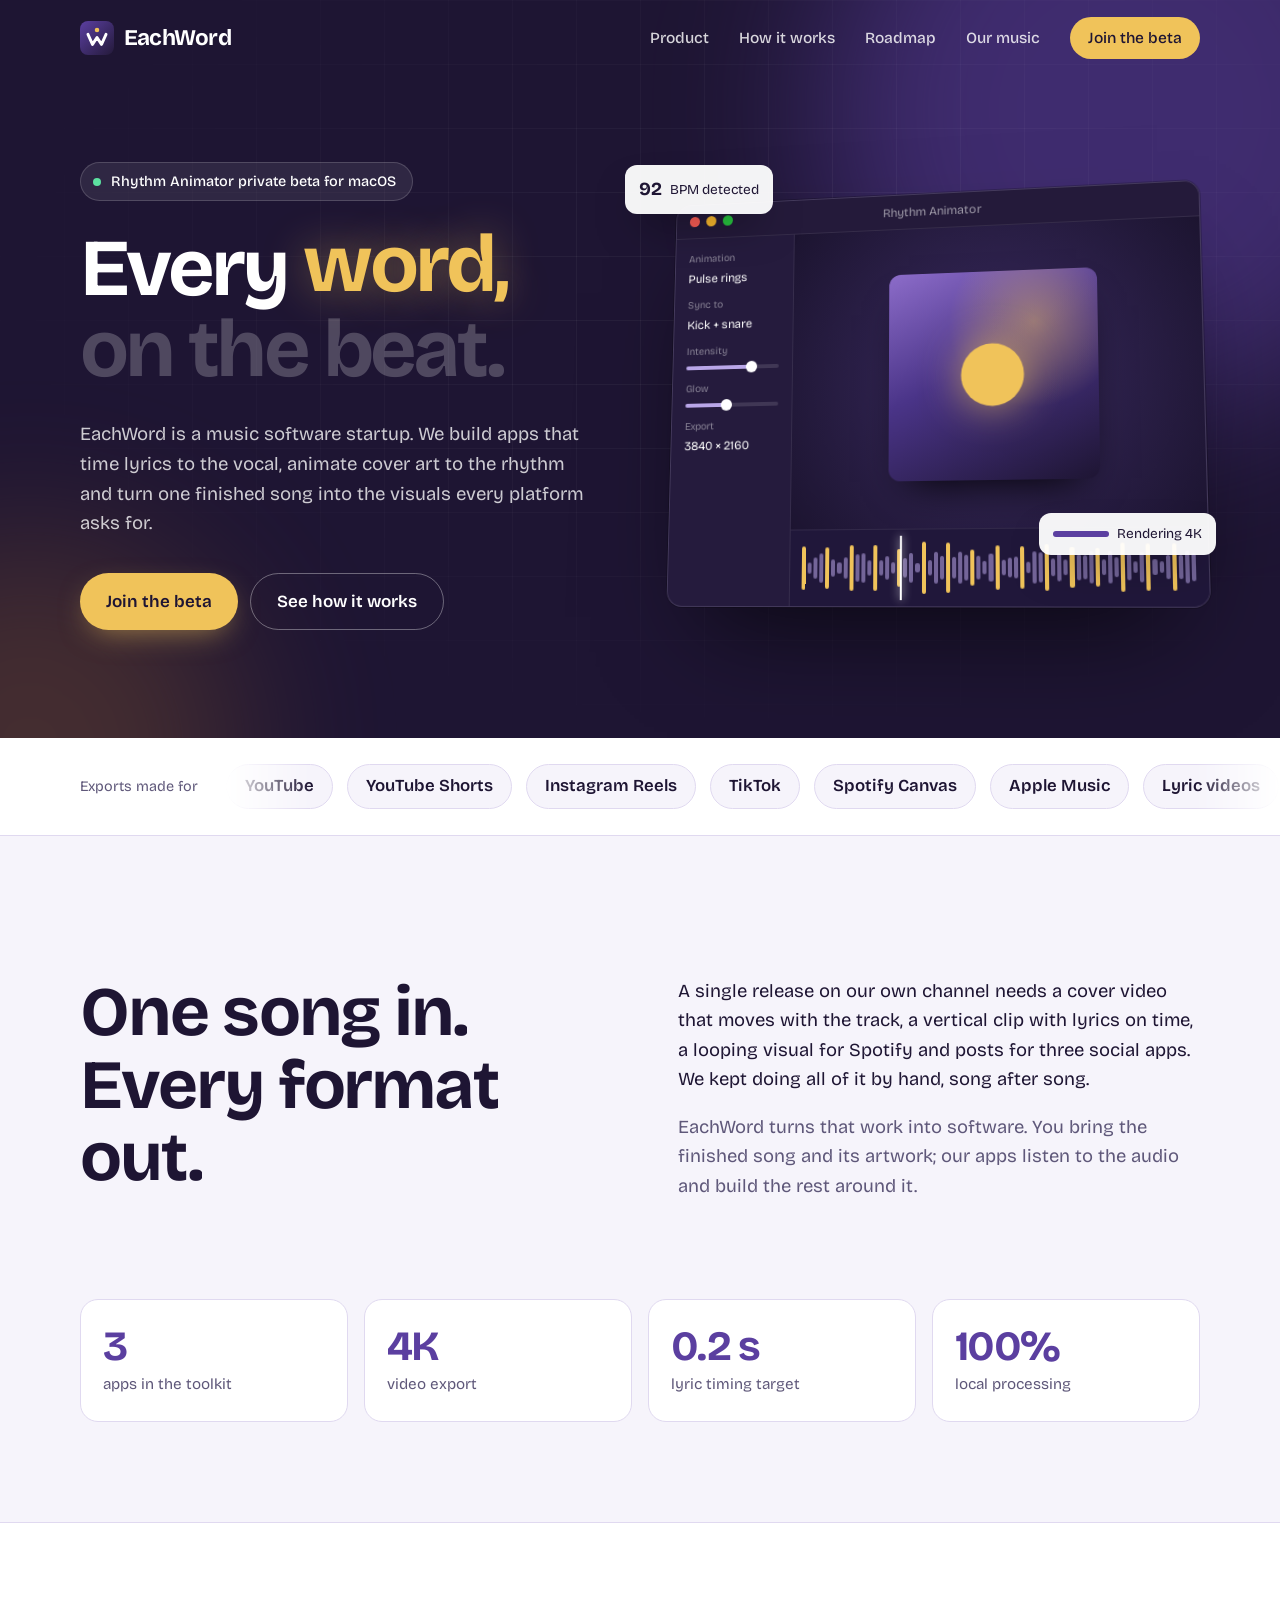
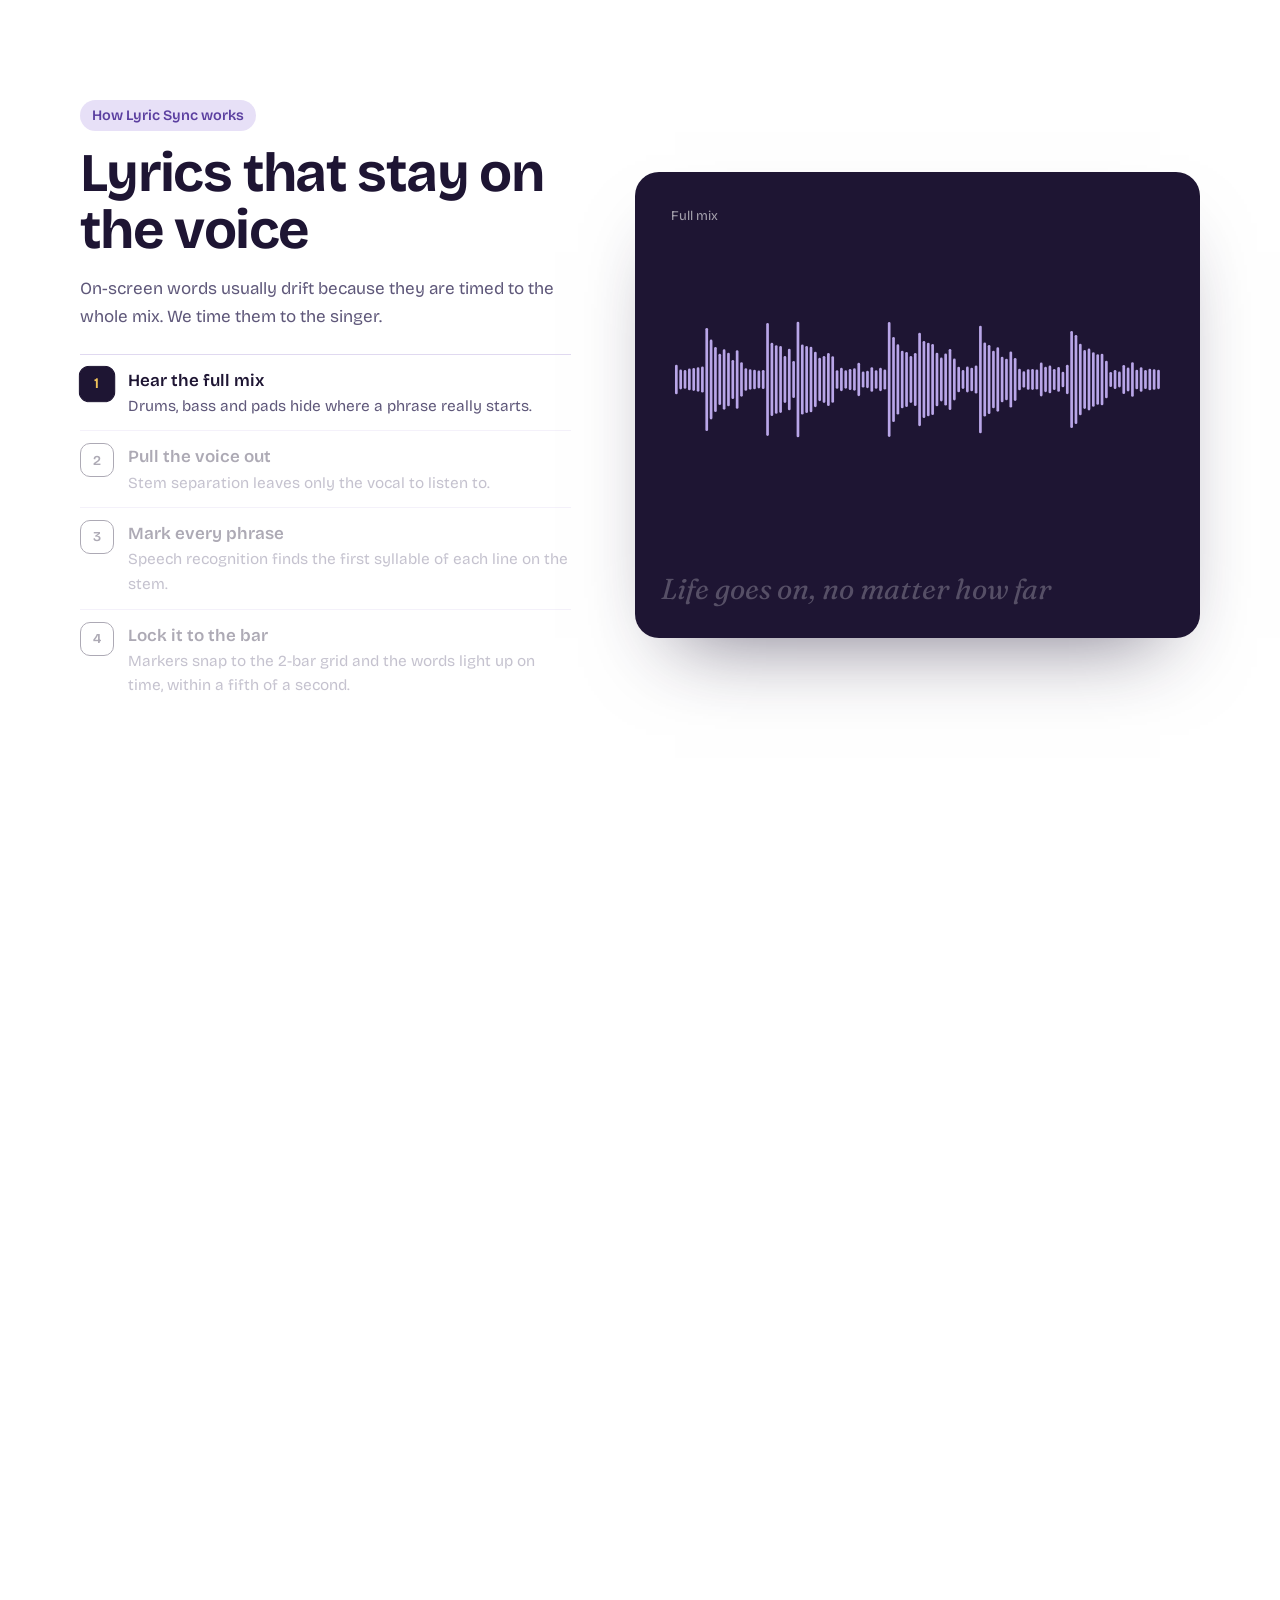
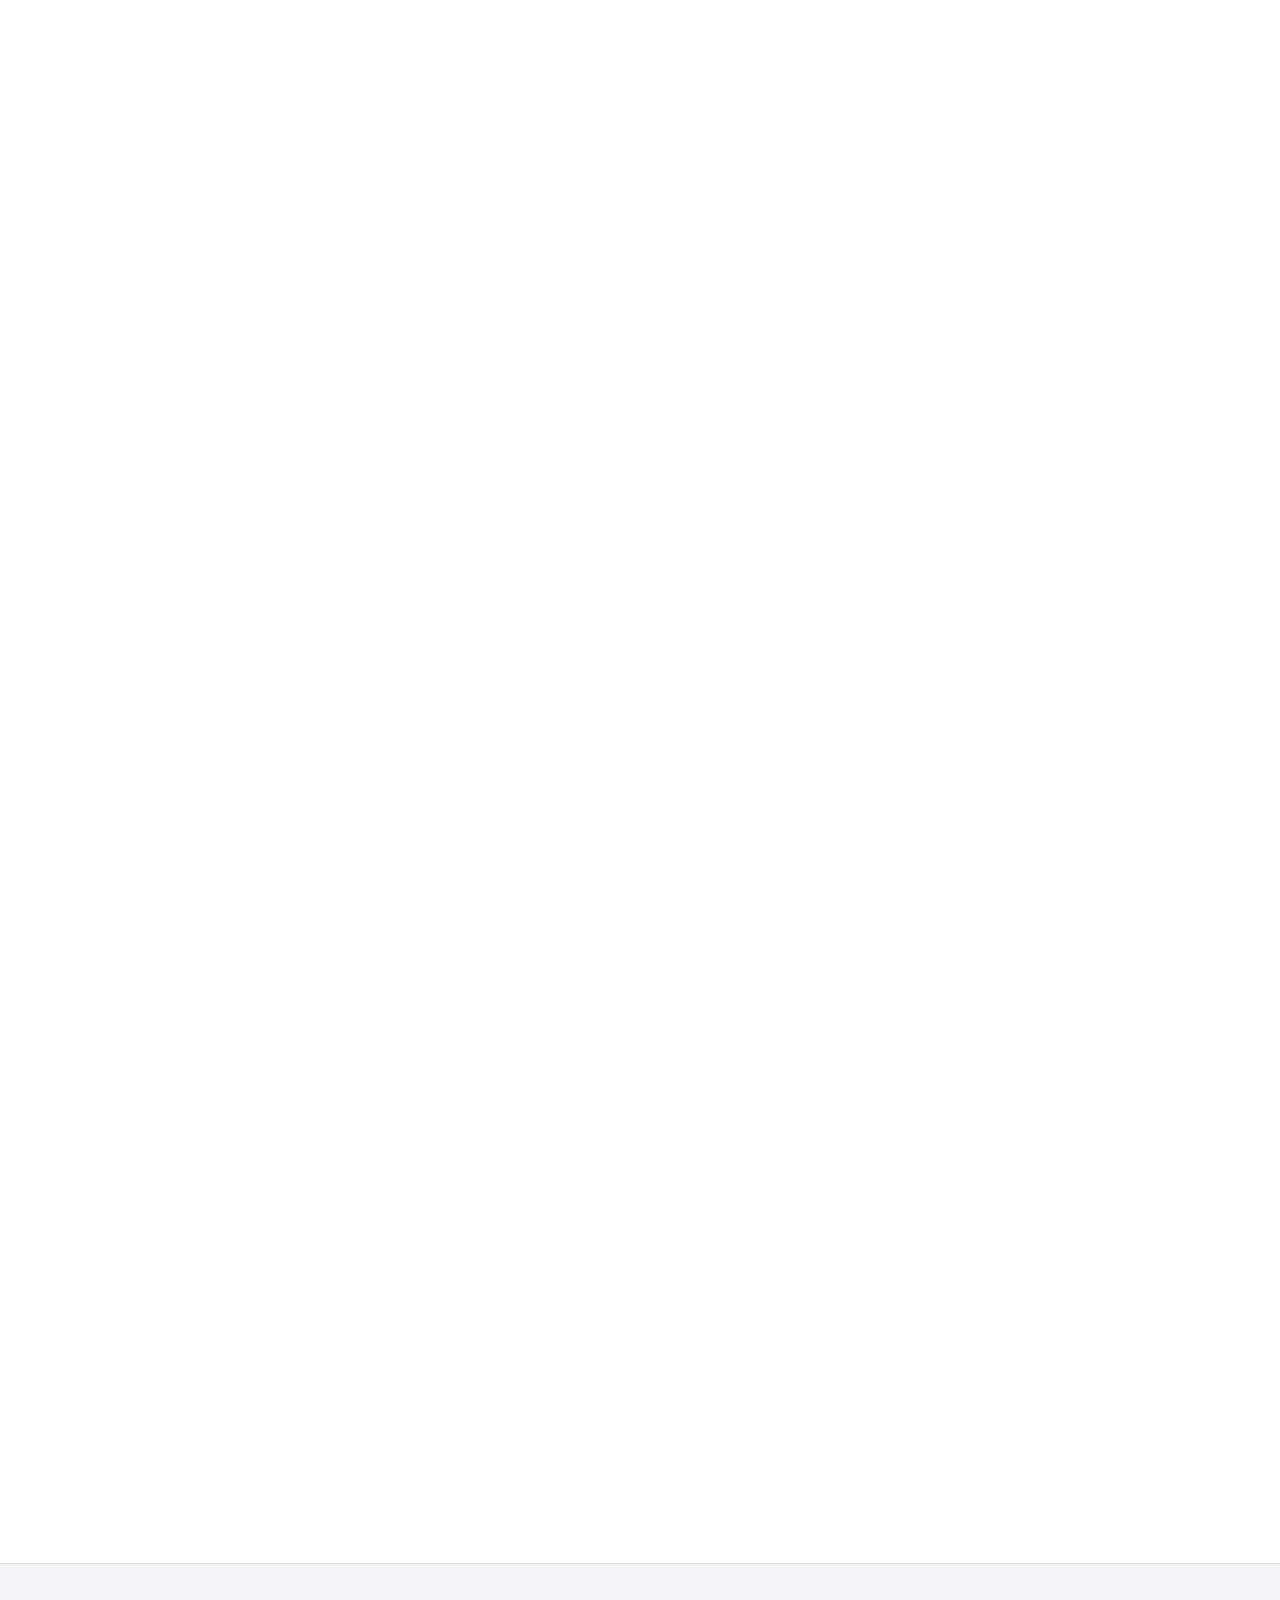
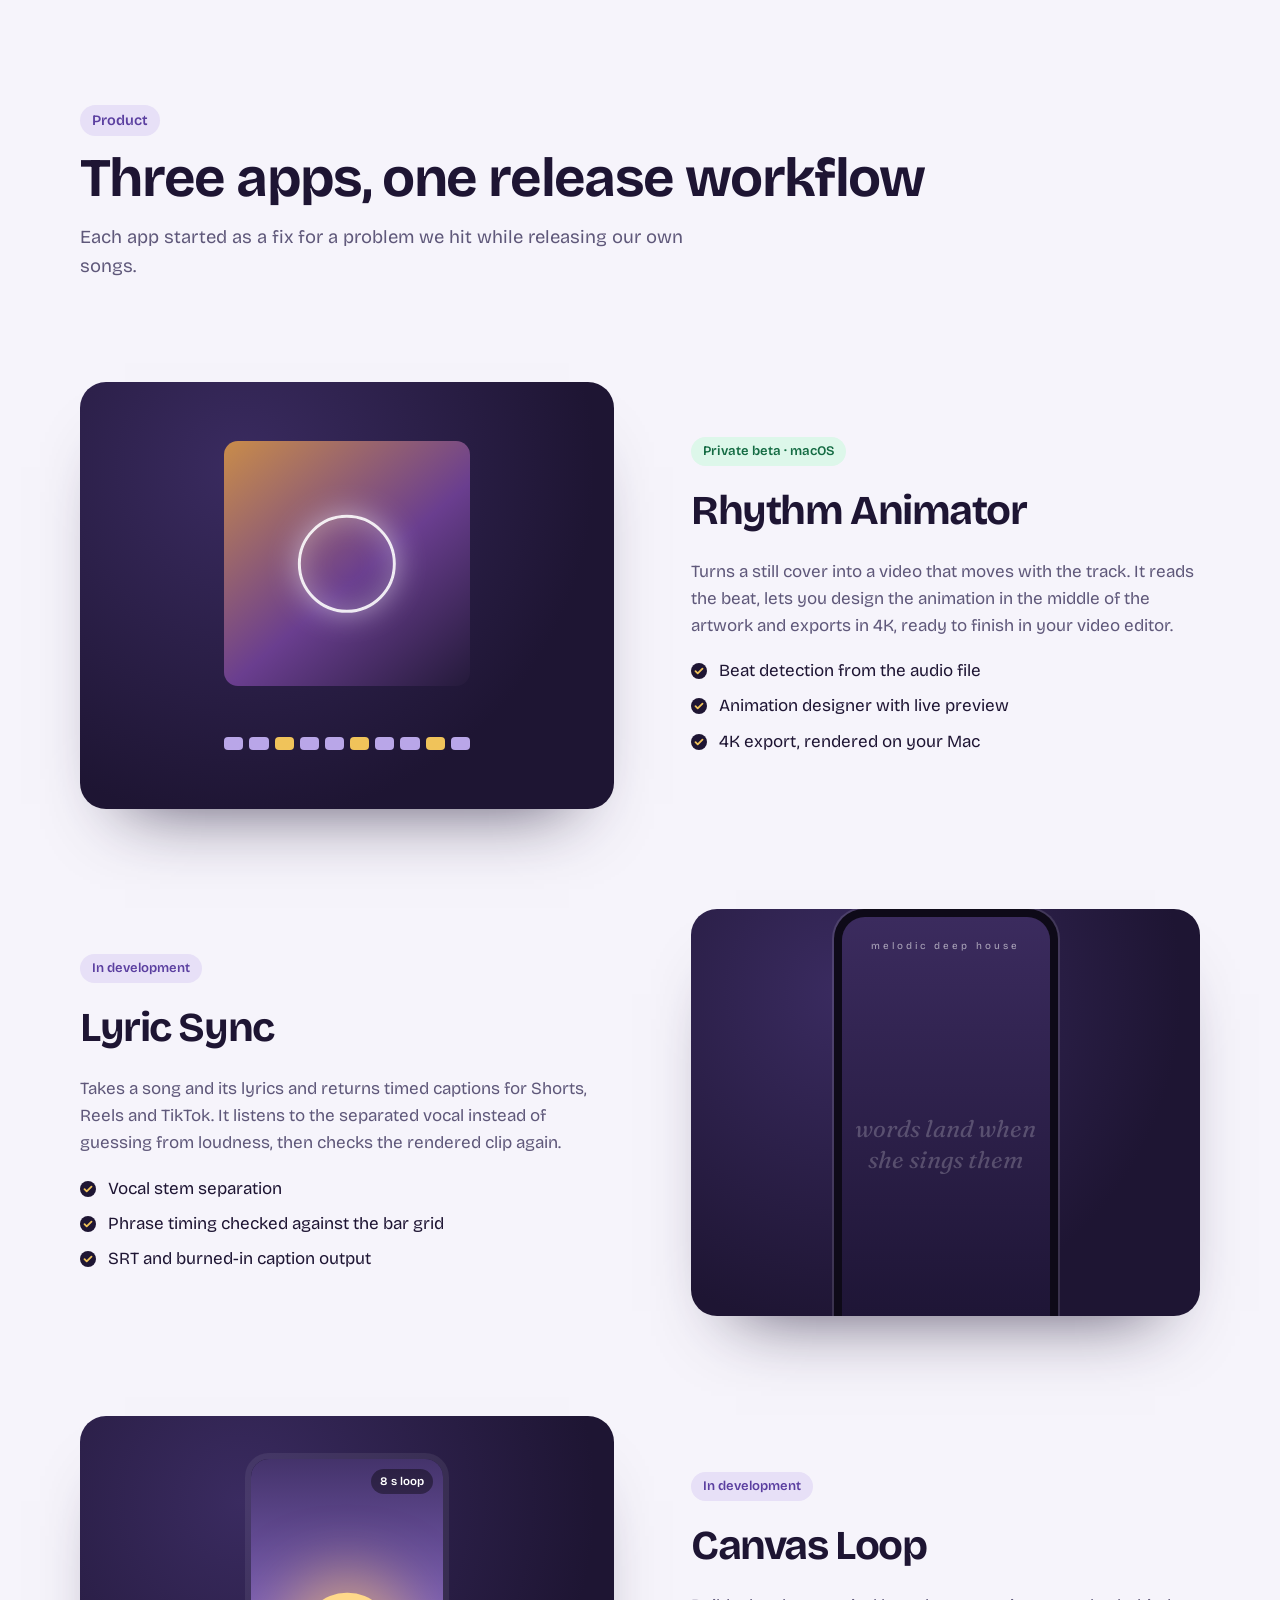
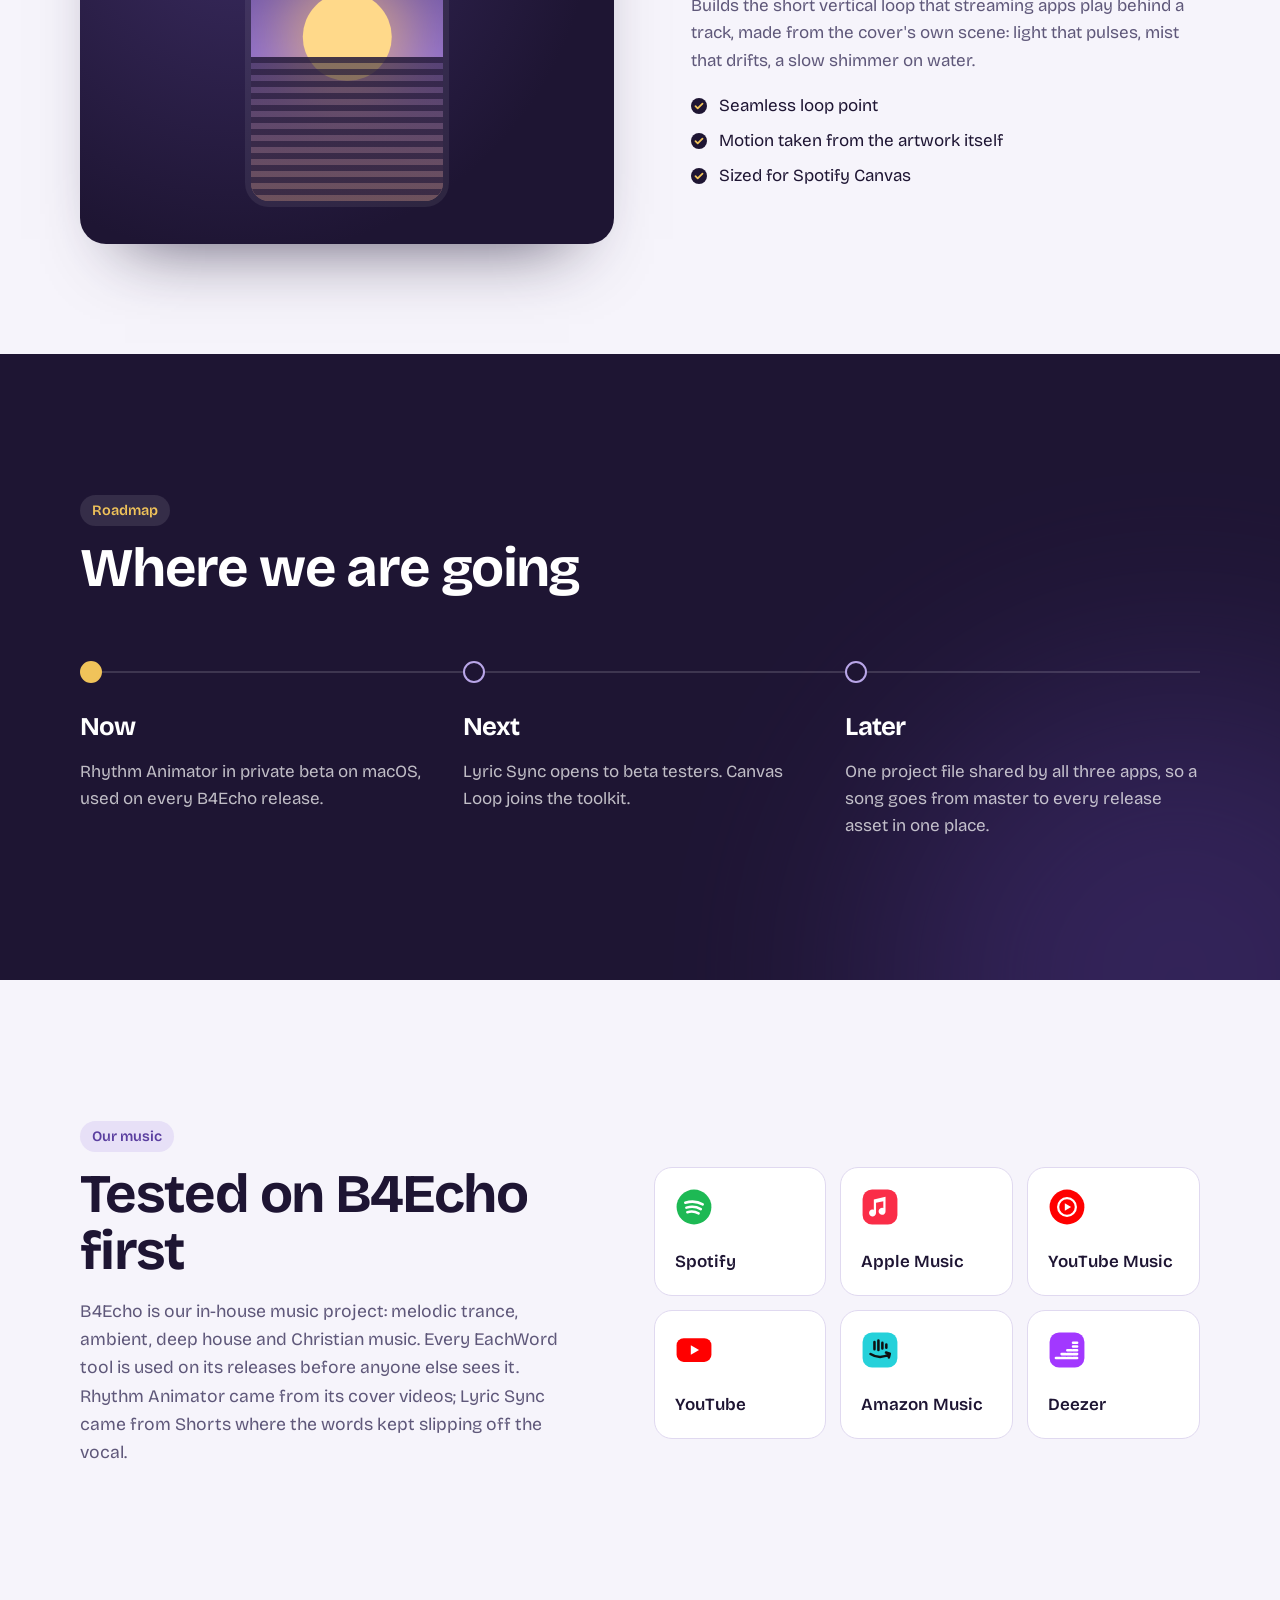
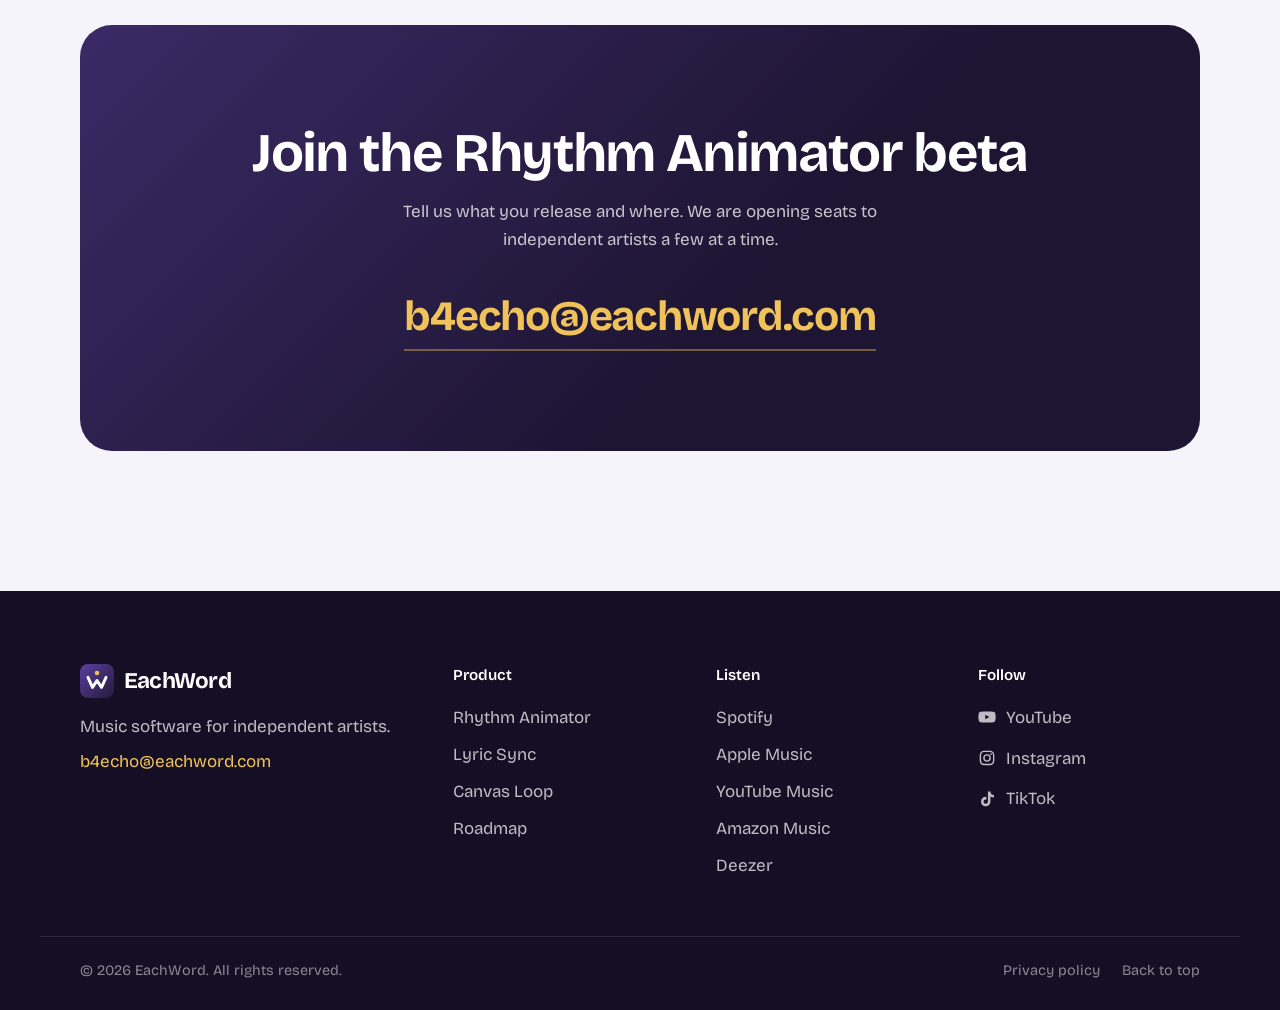
<file: index.html>
<!doctype html>
<html lang="en">
<head>
  <meta charset="utf-8">
  <meta name="viewport" content="width=device-width, initial-scale=1">
  <title>EachWord | Music software for independent artists</title>
  <meta name="description" content="EachWord is a music software startup. We build apps that time lyrics to the vocal, animate cover art to the beat and produce release visuals for every platform.">
  <link rel="canonical" href="https://eachword.com/">
  <link rel="icon" href="assets/favicon.svg" type="image/svg+xml">
  <link rel="apple-touch-icon" href="assets/apple-touch-icon.png">
  <meta property="og:type" content="website">
  <meta property="og:site_name" content="EachWord">
  <meta property="og:title" content="EachWord | Music software for independent artists">
  <meta property="og:description" content="Apps that time lyrics to the vocal, animate cover art to the beat and produce release visuals for every platform.">
  <meta property="og:url" content="https://eachword.com/">
  <meta property="og:image" content="https://eachword.com/assets/og.png">
  <meta name="twitter:card" content="summary_large_image">
  <meta name="theme-color" content="#1E1533">
  <link rel="preload" href="assets/fonts/bricolage.woff2" as="font" type="font/woff2" crossorigin>
  <link rel="stylesheet" href="assets/style.css">
  <script type="application/ld+json">
  {
    "@context": "https://schema.org",
    "@type": "Organization",
    "name": "EachWord",
    "url": "https://eachword.com",
    "logo": "https://eachword.com/assets/logo.png",
    "email": "b4echo@eachword.com",
    "description": "Music software startup building apps for independent artists.",
    "sameAs": [
      "https://www.youtube.com/@B4Echo",
      "https://www.instagram.com/b4echo/",
      "https://www.tiktok.com/@b4echo.music"
    ]
  }
  </script>
</head>
<body>
  <a class="skip" href="#main">Skip to content</a>
  <div class="progress" aria-hidden="true"><span id="progress"></span></div>

  <header class="site-header" id="top">
    <div class="wrap header-row">
      <a href="#top" class="brand" aria-label="EachWord home">
        <svg class="brand-mark" viewBox="0 0 64 64" aria-hidden="true">
          <defs><linearGradient id="bm" x1="0" y1="0" x2="1" y2="1"><stop offset="0" stop-color="#5B3FA0"/><stop offset="1" stop-color="#241A3A"/></linearGradient></defs>
          <rect width="64" height="64" rx="15" fill="url(#bm)"/>
          <polyline points="15,25 23.5,44 32,31 40.5,44 49,25" fill="none" stroke="#fff" stroke-width="5.5" stroke-linecap="round" stroke-linejoin="round"/>
          <circle class="mark-dot" cx="32" cy="17" r="4.2" fill="#F0C35A"/>
        </svg>
        <span class="brand-word">EachWord</span>
      </a>
      <nav id="nav" class="nav" aria-label="Main">
        <a href="#product">Product</a>
        <a href="#how">How it works</a>
        <a href="#roadmap">Roadmap</a>
        <a href="#listen">Our music</a>
        <a class="nav-cta" href="mailto:b4echo@eachword.com?subject=EachWord%20beta">Join the beta</a>
      </nav>
      <button class="nav-toggle" aria-expanded="false" aria-controls="nav" aria-label="Open menu"><span></span><span></span></button>
    </div>
  </header>

  <main id="main">

    <!-- HERO -->
    <section class="hero">
      <div class="hero-bg" aria-hidden="true"><span class="orb o1"></span><span class="orb o2"></span><span class="gridlines"></span></div>
      <div class="wrap hero-grid">
        <div class="hero-text">
          <a class="pill" href="#product" data-reveal="up"><span class="pill-dot"></span>Rhythm Animator private beta for macOS</a>
          <h1 class="lyric" id="heroLyric" aria-label="Every word, on the beat.">
            <span>Every</span> <span>word,</span> <span>on</span> <span>the</span> <span>beat.</span>
          </h1>
          <p class="hero-copy" data-reveal="up" style="--d:.15s">
            EachWord is a music software startup. We build apps that time lyrics to the vocal,
            animate cover art to the rhythm and turn one finished song into the visuals every platform asks for.
          </p>
          <div class="hero-actions" data-reveal="up" style="--d:.25s">
            <a class="btn btn-gold" href="mailto:b4echo@eachword.com?subject=EachWord%20beta">Join the beta</a>
            <a class="btn btn-ghost" href="#how">See how it works</a>
          </div>
        </div>

        <div class="hero-visual" id="heroVisual" aria-hidden="true">
          <div class="window">
            <div class="win-bar"><i></i><i></i><i></i><span>Rhythm Animator</span></div>
            <div class="win-body">
              <div class="win-side">
                <p class="ctl-label">Animation</p>
                <p class="ctl-value">Pulse rings</p>
                <p class="ctl-label">Sync to</p>
                <p class="ctl-value">Kick + snare</p>
                <p class="ctl-label">Intensity</p>
                <div class="slider"><span style="--v:.72"></span></div>
                <p class="ctl-label">Glow</p>
                <div class="slider"><span style="--v:.45"></span></div>
                <p class="ctl-label">Export</p>
                <p class="ctl-value">3840 × 2160</p>
              </div>
              <div class="win-canvas">
                <div class="cover">
                  <span class="cover-core"></span>
                  <span class="ring r1"></span><span class="ring r2"></span><span class="ring r3"></span>
                </div>
              </div>
              <div class="win-timeline">
                <div class="tl-wave" id="tlWave"></div>
                <div class="tl-playhead" id="tlPlayhead"></div>
              </div>
            </div>
          </div>
          <div class="float-chip c1"><b>92</b> BPM detected</div>
          <div class="float-chip c2"><span class="chip-bar"></span>Rendering 4K</div>
        </div>
      </div>
    </section>

    <!-- Output marquee -->
    <section class="marquee" aria-label="Formats our apps export for">
      <p class="marquee-label">Exports made for</p>
      <div class="marquee-track">
        <div class="marquee-row">
          <span>YouTube</span><span>YouTube Shorts</span><span>Instagram Reels</span><span>TikTok</span><span>Spotify Canvas</span><span>Apple Music</span><span>Lyric videos</span><span>4K cover videos</span>
          <span>YouTube</span><span>YouTube Shorts</span><span>Instagram Reels</span><span>TikTok</span><span>Spotify Canvas</span><span>Apple Music</span><span>Lyric videos</span><span>4K cover videos</span>
        </div>
      </div>
    </section>

    <!-- Mission -->
    <section class="mission">
      <div class="wrap mission-grid">
        <h2 class="split">One song in. Every format out.</h2>
        <div class="mission-text">
          <p data-reveal="up">A single release on our own channel needs a cover video that moves with the track, a vertical clip with lyrics on time, a looping visual for Spotify and posts for three social apps. We kept doing all of it by hand, song after song.</p>
          <p data-reveal="up" style="--d:.1s">EachWord turns that work into software. You bring the finished song and its artwork; our apps listen to the audio and build the rest around it.</p>
        </div>
      </div>
      <div class="wrap stats" data-stagger>
        <div class="stat" data-reveal="up"><b>3</b><span>apps in the toolkit</span></div>
        <div class="stat" data-reveal="up"><b>4K</b><span>video export</span></div>
        <div class="stat" data-reveal="up"><b>0.2 s</b><span>lyric timing target</span></div>
        <div class="stat" data-reveal="up"><b>100%</b><span>local processing</span></div>
      </div>
    </section>

    <!-- How it works (scroll-driven) -->
    <section class="how" id="how">
      <div class="how-track">
        <div class="how-sticky">
          <div class="wrap how-grid">
            <div class="how-text">
              <p class="kicker">How Lyric Sync works</p>
              <h2>Lyrics that stay on the voice</h2>
              <p class="how-lead">On-screen words usually drift because they are timed to the whole mix. We time them to the singer.</p>
              <ol class="steps" id="steps">
                <li class="is-active"><strong>Hear the full mix</strong><span>Drums, bass and pads hide where a phrase really starts.</span></li>
                <li><strong>Pull the voice out</strong><span>Stem separation leaves only the vocal to listen to.</span></li>
                <li><strong>Mark every phrase</strong><span>Speech recognition finds the first syllable of each line on the stem.</span></li>
                <li><strong>Lock it to the bar</strong><span>Markers snap to the 2-bar grid and the words light up on time, within a fifth of a second.</span></li>
              </ol>
            </div>
            <div class="how-stage" aria-hidden="true">
              <svg id="stage" viewBox="0 0 600 420" preserveAspectRatio="xMidYMid meet">
                <g id="grid"></g><g id="instWave"></g><g id="vocWave"></g><g id="markers"></g>
                <text id="stageLabelTop" x="20" y="34" class="stage-label">Full mix</text>
                <text id="stageLabelBottom" x="20" y="404" class="stage-label" opacity="0">Instruments</text>
              </svg>
              <p class="stage-lyric" id="stageLyric"><span>Life</span> <span>goes</span> <span>on,</span> <span>no</span> <span>matter</span> <span>how</span> <span>far</span></p>
            </div>
          </div>
        </div>
      </div>
    </section>

    <!-- Product -->
    <section class="product" id="product">
      <div class="wrap">
        <p class="kicker" data-reveal="up">Product</p>
        <h2 class="split">Three apps, one release workflow</h2>
        <p class="section-lead" data-reveal="up">Each app started as a fix for a problem we hit while releasing our own songs.</p>

        <article class="app">
          <div class="app-visual" data-reveal="left">
            <div class="ra-demo">
              <div class="ra-cover"><span></span></div>
              <div class="ra-bars"><i></i><i></i><i></i><i></i><i></i><i></i><i></i><i></i><i></i><i></i></div>
            </div>
          </div>
          <div class="app-body" data-reveal="right">
            <p class="app-status status-beta">Private beta · macOS</p>
            <h3>Rhythm Animator</h3>
            <p>Turns a still cover into a video that moves with the track. It reads the beat, lets you design the animation in the middle of the artwork and exports in 4K, ready to finish in your video editor.</p>
            <ul class="feat">
              <li>Beat detection from the audio file</li>
              <li>Animation designer with live preview</li>
              <li>4K export, rendered on your Mac</li>
            </ul>
          </div>
        </article>

        <article class="app app-flip">
          <div class="app-visual" data-reveal="right">
            <div class="phone">
              <div class="phone-screen">
                <p class="phone-genre">melodic deep house</p>
                <p class="phone-lyric"><span>words</span> <span>land</span> <span>when</span> <span>she</span> <span>sings</span> <span>them</span></p>
                <p class="phone-title">B4ECHO</p>
              </div>
            </div>
          </div>
          <div class="app-body" data-reveal="left">
            <p class="app-status status-dev">In development</p>
            <h3>Lyric Sync</h3>
            <p>Takes a song and its lyrics and returns timed captions for Shorts, Reels and TikTok. It listens to the separated vocal instead of guessing from loudness, then checks the rendered clip again.</p>
            <ul class="feat">
              <li>Vocal stem separation</li>
              <li>Phrase timing checked against the bar grid</li>
              <li>SRT and burned-in caption output</li>
            </ul>
          </div>
        </article>

        <article class="app">
          <div class="app-visual" data-reveal="left">
            <div class="loop-frame">
              <div class="loop-sky"></div><div class="loop-sun"></div><div class="loop-mist"></div>
              <span class="loop-badge">8 s loop</span>
            </div>
          </div>
          <div class="app-body" data-reveal="right">
            <p class="app-status status-dev">In development</p>
            <h3>Canvas Loop</h3>
            <p>Builds the short vertical loop that streaming apps play behind a track, made from the cover's own scene: light that pulses, mist that drifts, a slow shimmer on water.</p>
            <ul class="feat">
              <li>Seamless loop point</li>
              <li>Motion taken from the artwork itself</li>
              <li>Sized for Spotify Canvas</li>
            </ul>
          </div>
        </article>
      </div>
    </section>

    <!-- Roadmap -->
    <section class="roadmap" id="roadmap">
      <div class="wrap">
        <p class="kicker kicker-light" data-reveal="up">Roadmap</p>
        <h2 class="split">Where we are going</h2>
        <div class="road" id="road">
          <div class="road-line"><span id="roadFill"></span></div>
          <div class="road-item" data-reveal="up">
            <span class="road-dot now"></span>
            <h3>Now</h3>
            <p>Rhythm Animator in private beta on macOS, used on every B4Echo release.</p>
          </div>
          <div class="road-item" data-reveal="up" style="--d:.12s">
            <span class="road-dot"></span>
            <h3>Next</h3>
            <p>Lyric Sync opens to beta testers. Canvas Loop joins the toolkit.</p>
          </div>
          <div class="road-item" data-reveal="up" style="--d:.24s">
            <span class="road-dot"></span>
            <h3>Later</h3>
            <p>One project file shared by all three apps, so a song goes from master to every release asset in one place.</p>
          </div>
        </div>
      </div>
    </section>

    <!-- Listen -->
    <section class="listen" id="listen">
      <div class="wrap listen-grid">
        <div class="listen-text">
          <p class="kicker" data-reveal="up">Our music</p>
          <h2 class="split">Tested on B4Echo first</h2>
          <p data-reveal="up">B4Echo is our in-house music project: melodic trance, ambient, deep house and Christian music. Every EachWord tool is used on its releases before anyone else sees it. Rhythm Animator came from its cover videos; Lyric Sync came from Shorts where the words kept slipping off the vocal.</p>
        </div>
        <div class="platforms" data-stagger>
          <a class="platform" data-reveal="zoom" href="https://open.spotify.com/search/B4Echo/artists" target="_blank" rel="noopener">
            <svg viewBox="0 0 24 24" aria-hidden="true"><circle cx="12" cy="12" r="11" fill="#1DB954"/><path d="M6.5 9.3c3.8-1.1 7.8-.8 11 1M7.2 12.4c3.1-.9 6.4-.6 9.1.9M7.8 15.3c2.5-.7 5-.4 7.1.7" fill="none" stroke="#fff" stroke-width="1.6" stroke-linecap="round"/></svg>
            <span>Spotify</span>
          </a>
          <a class="platform" data-reveal="zoom" href="https://music.apple.com/us/search?term=B4Echo" target="_blank" rel="noopener">
            <svg viewBox="0 0 24 24" aria-hidden="true"><rect x="1" y="1" width="22" height="22" rx="6" fill="#FA2D48"/><path d="M15.5 5.5v9.2a2.2 2.2 0 1 1-1.4-2V8.3l-4.6 1v6.4a2.2 2.2 0 1 1-1.4-2V7.2l7.4-1.7Z" fill="#fff"/></svg>
            <span>Apple Music</span>
          </a>
          <a class="platform" data-reveal="zoom" href="https://music.youtube.com/search?q=B4Echo" target="_blank" rel="noopener">
            <svg viewBox="0 0 24 24" aria-hidden="true"><circle cx="12" cy="12" r="11" fill="#FF0000"/><circle cx="12" cy="12" r="5.6" fill="none" stroke="#fff" stroke-width="1.4"/><path d="M10.6 9.6v4.8l4-2.4-4-2.4Z" fill="#fff"/></svg>
            <span>YouTube Music</span>
          </a>
          <a class="platform" data-reveal="zoom" href="https://www.youtube.com/@B4Echo" target="_blank" rel="noopener">
            <svg viewBox="0 0 24 24" aria-hidden="true"><rect x="1" y="4.5" width="22" height="15" rx="4.5" fill="#FF0000"/><path d="M10 9v6l5.2-3L10 9Z" fill="#fff"/></svg>
            <span>YouTube</span>
          </a>
          <a class="platform" data-reveal="zoom" href="https://music.amazon.com/search/B4Echo" target="_blank" rel="noopener">
            <svg viewBox="0 0 24 24" aria-hidden="true"><rect x="1" y="1" width="22" height="22" rx="6" fill="#25D1DA"/><path d="M6 14.5c3.8 2.4 8.3 2.4 12 0M15.8 13.6l2.4.8-.6 2.3" fill="none" stroke="#0F1111" stroke-width="1.6" stroke-linecap="round" stroke-linejoin="round"/><path d="M8.5 7v4.5M11 6v6M13.5 7.5v3.5M16 8.5v2" stroke="#0F1111" stroke-width="1.6" stroke-linecap="round"/></svg>
            <span>Amazon Music</span>
          </a>
          <a class="platform" data-reveal="zoom" href="https://www.deezer.com/search/B4Echo/artist" target="_blank" rel="noopener">
            <svg viewBox="0 0 24 24" aria-hidden="true"><rect x="1" y="1" width="22" height="22" rx="6" fill="#A238FF"/><path d="M5 17h2.6M8.6 17h2.6M12.2 17h2.6M15.8 17h2.6M8.6 14.6h2.6M12.2 14.6h2.6M15.8 14.6h2.6M12.2 12.2h2.6M15.8 12.2h2.6M15.8 9.8h2.6M15.8 7.4h2.6" stroke="#fff" stroke-width="1.6" stroke-linecap="round"/></svg>
            <span>Deezer</span>
          </a>
        </div>
      </div>
    </section>

    <!-- CTA -->
    <section class="cta" id="contact">
      <div class="wrap">
        <div class="cta-box" data-reveal="zoom">
          <div class="cta-wave" aria-hidden="true" id="ctaWave"></div>
          <h2>Join the Rhythm Animator beta</h2>
          <p>Tell us what you release and where. We are opening seats to independent artists a few at a time.</p>
          <a class="cta-mail" href="mailto:b4echo@eachword.com?subject=EachWord%20beta">b4echo@eachword.com</a>
        </div>
      </div>
    </section>
  </main>

  <footer class="site-footer">
    <div class="wrap footer-grid">
      <div class="footer-brand">
        <a href="#top" class="brand" aria-label="EachWord home">
          <img src="assets/favicon.svg" alt="" width="34" height="34">
          <span class="brand-word">EachWord</span>
        </a>
        <p>Music software for independent artists.</p>
        <a class="footer-mail" href="mailto:b4echo@eachword.com">b4echo@eachword.com</a>
      </div>
      <div class="footer-col">
        <h3>Product</h3>
        <ul>
          <li><a href="#product">Rhythm Animator</a></li>
          <li><a href="#how">Lyric Sync</a></li>
          <li><a href="#product">Canvas Loop</a></li>
          <li><a href="#roadmap">Roadmap</a></li>
        </ul>
      </div>
      <div class="footer-col">
        <h3>Listen</h3>
        <ul>
          <li><a href="https://open.spotify.com/search/B4Echo/artists" target="_blank" rel="noopener">Spotify</a></li>
          <li><a href="https://music.apple.com/us/search?term=B4Echo" target="_blank" rel="noopener">Apple Music</a></li>
          <li><a href="https://music.youtube.com/search?q=B4Echo" target="_blank" rel="noopener">YouTube Music</a></li>
          <li><a href="https://music.amazon.com/search/B4Echo" target="_blank" rel="noopener">Amazon Music</a></li>
          <li><a href="https://www.deezer.com/search/B4Echo/artist" target="_blank" rel="noopener">Deezer</a></li>
        </ul>
      </div>
      <div class="footer-col">
        <h3>Follow</h3>
        <ul class="social">
          <li><a href="https://www.youtube.com/@B4Echo" target="_blank" rel="noopener"><svg viewBox="0 0 24 24" aria-hidden="true"><path d="M23 7.2a3 3 0 0 0-2.1-2.1C19 4.6 12 4.6 12 4.6s-7 0-8.9.5A3 3 0 0 0 1 7.2 31 31 0 0 0 .5 12 31 31 0 0 0 1 16.8a3 3 0 0 0 2.1 2.1c1.9.5 8.9.5 8.9.5s7 0 8.9-.5a3 3 0 0 0 2.1-2.1c.4-1.6.5-3.2.5-4.8s-.1-3.2-.5-4.8ZM9.7 15.1V8.9l5.5 3.1-5.5 3.1Z"/></svg>YouTube</a></li>
          <li><a href="https://www.instagram.com/b4echo/" target="_blank" rel="noopener"><svg viewBox="0 0 24 24" aria-hidden="true"><path d="M12 7a5 5 0 1 0 0 10 5 5 0 0 0 0-10Zm0 8.2a3.2 3.2 0 1 1 0-6.4 3.2 3.2 0 0 1 0 6.4ZM17.3 5.5a1.2 1.2 0 1 0 0 2.4 1.2 1.2 0 0 0 0-2.4ZM12 2.2c-2.7 0-3 0-4 .1-3.6.2-5.5 2.1-5.7 5.7-.1 1-.1 1.3-.1 4s0 3 .1 4c.2 3.6 2.1 5.5 5.7 5.7 1 .1 1.3.1 4 .1s3 0 4-.1c3.6-.2 5.5-2.1 5.7-5.7.1-1 .1-1.3.1-4s0-3-.1-4c-.2-3.6-2.1-5.5-5.7-5.7-1-.1-1.3-.1-4-.1Zm0 1.8c2.6 0 2.9 0 4 .1 2.6.1 3.8 1.4 3.9 3.9.1 1 .1 1.3.1 3.9s0 2.9-.1 3.9c-.1 2.5-1.3 3.8-3.9 3.9-1 .1-1.3.1-4 .1s-2.9 0-3.9-.1c-2.6-.1-3.8-1.4-3.9-3.9-.1-1-.1-1.3-.1-3.9s0-2.9.1-3.9C4.3 5.5 5.5 4.3 8.1 4.1c1-.1 1.3-.1 3.9-.1Z"/></svg>Instagram</a></li>
          <li><a href="https://www.tiktok.com/@b4echo.music" target="_blank" rel="noopener"><svg viewBox="0 0 24 24" aria-hidden="true"><path d="M16.6 2h-3.4v13.4a2.9 2.9 0 1 1-2.9-2.9c.3 0 .6 0 .9.1V9.2a6.3 6.3 0 1 0 5.4 6.2V8.6a8 8 0 0 0 4.7 1.5V6.7a4.7 4.7 0 0 1-4.7-4.7Z"/></svg>TikTok</a></li>
        </ul>
      </div>
    </div>
    <div class="wrap footer-base">
      <span>© <span id="year">2026</span> EachWord. All rights reserved.</span>
      <span class="footer-links"><a href="privacy.html">Privacy policy</a><a href="#top">Back to top</a></span>
    </div>
  </footer>

  <script src="assets/main.js"></script>
</body>
</html>
</file>
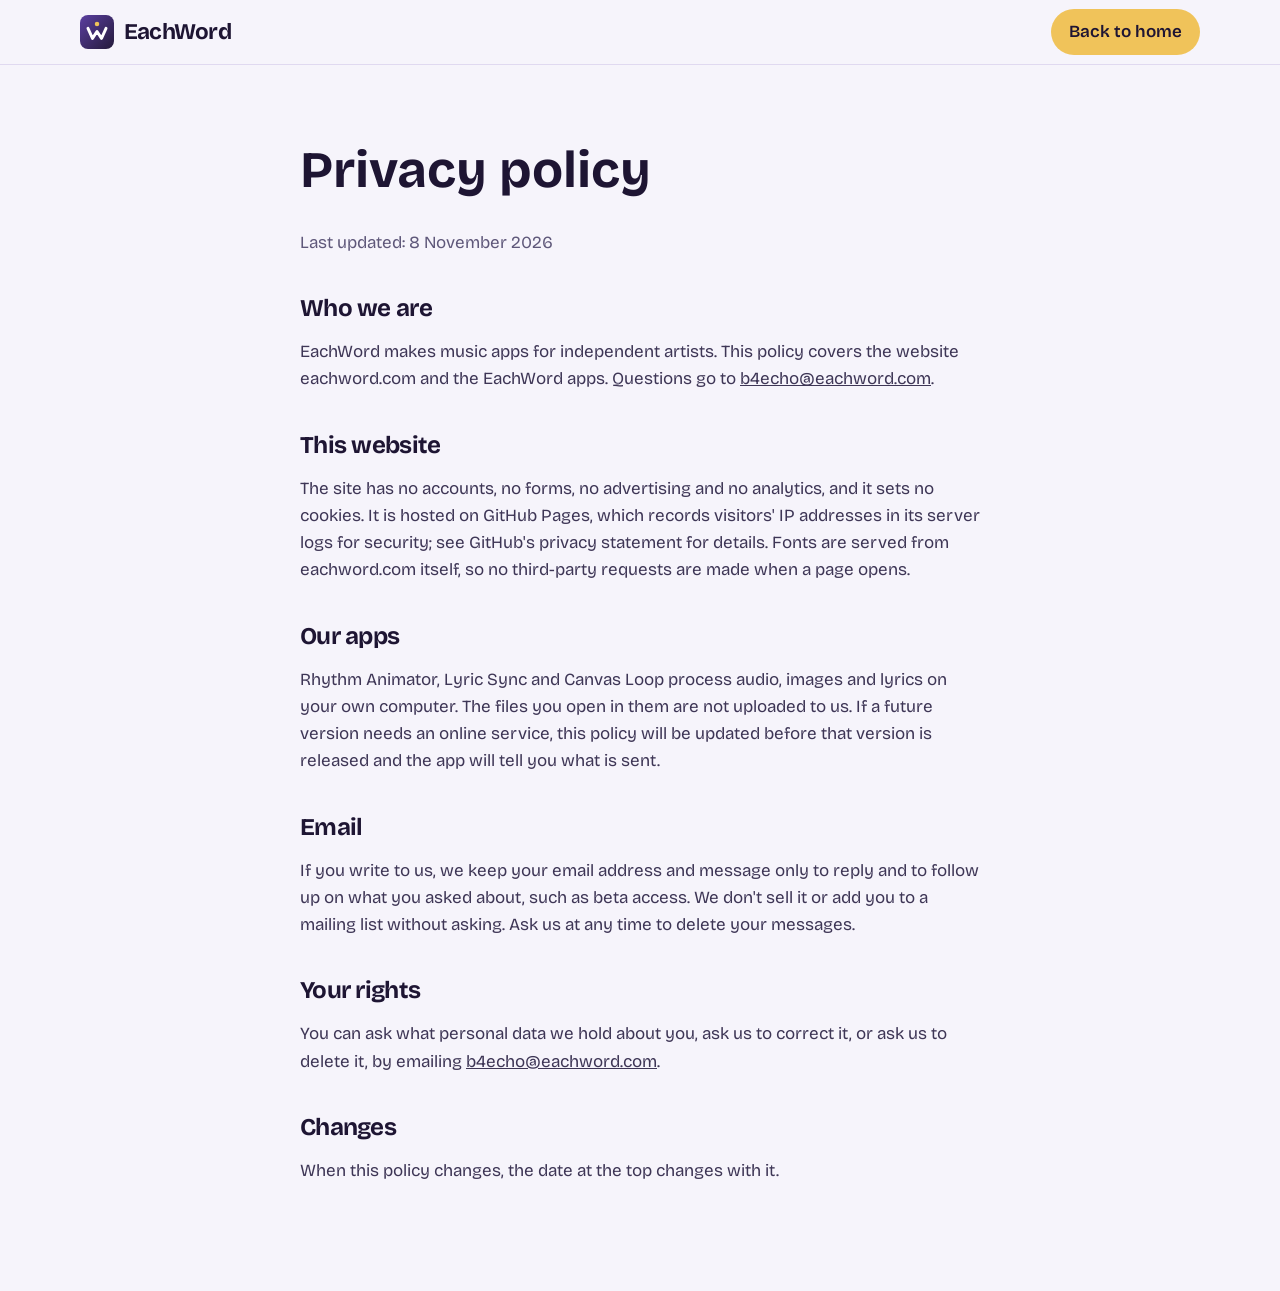
<file: privacy.html>
<!doctype html>
<html lang="en">
<head>
  <meta charset="utf-8">
  <meta name="viewport" content="width=device-width, initial-scale=1">
  <title>Privacy policy · EachWord</title>
  <meta name="description" content="How EachWord handles personal data on eachword.com and in its apps.">
  <link rel="canonical" href="https://eachword.com/privacy.html">
  <link rel="icon" href="assets/favicon.svg" type="image/svg+xml">
  <link rel="stylesheet" href="assets/style.css">
  <style>
    .legal { padding: 130px 0 90px; }
    .legal .wrap { max-width: 760px; }
    .legal h1 { font-size: clamp(2.2rem, 5vw, 3.2rem); margin-bottom: 8px; }
    .legal h2 { font-size: 1.5rem; margin: 40px 0 10px; }
    .legal p, .legal li { color: #3E3656; }
    .legal .date { color: var(--muted); }
  </style>
</head>
<body>
  <header class="site-header is-solid">
    <div class="wrap header-row">
      <a href="index.html" class="brand" aria-label="EachWord home">
        <img src="assets/favicon.svg" alt="" width="34" height="34">
        <span class="brand-word">EachWord</span>
      </a>
      <a href="index.html" class="nav-cta" style="text-decoration:none">Back to home</a>
    </div>
  </header>
  <main class="legal">
    <div class="wrap">
      <h1>Privacy policy</h1>
      <p class="date">Last updated: 8 November 2026</p>

      <h2>Who we are</h2>
      <p>EachWord makes music apps for independent artists. This policy covers the website eachword.com and the EachWord apps. Questions go to <a href="mailto:b4echo@eachword.com">b4echo@eachword.com</a>.</p>

      <h2>This website</h2>
      <p>The site has no accounts, no forms, no advertising and no analytics, and it sets no cookies. It is hosted on GitHub Pages, which records visitors' IP addresses in its server logs for security; see GitHub's privacy statement for details. Fonts are served from eachword.com itself, so no third-party requests are made when a page opens.</p>

      <h2>Our apps</h2>
      <p>Rhythm Animator, Lyric Sync and Canvas Loop process audio, images and lyrics on your own computer. The files you open in them are not uploaded to us. If a future version needs an online service, this policy will be updated before that version is released and the app will tell you what is sent.</p>

      <h2>Email</h2>
      <p>If you write to us, we keep your email address and message only to reply and to follow up on what you asked about, such as beta access. We don't sell it or add you to a mailing list without asking. Ask us at any time to delete your messages.</p>

      <h2>Your rights</h2>
      <p>You can ask what personal data we hold about you, ask us to correct it, or ask us to delete it, by emailing <a href="mailto:b4echo@eachword.com">b4echo@eachword.com</a>.</p>

      <h2>Changes</h2>
      <p>When this policy changes, the date at the top changes with it.</p>
    </div>
  </main>
</body>
</html>
</file>
<file: assets/style.css>
@font-face { font-family: "Bricolage"; src: url("fonts/bricolage.woff2") format("woff2"); font-weight: 200 800; font-display: swap; }
@font-face { font-family: "Fraunces"; src: url("fonts/fraunces-italic.woff2") format("woff2"); font-style: italic; font-weight: 400; font-display: swap; }

:root {
  --ink: #1E1533;
  --plum: #241A3A;
  --violet: #5B3FA0;
  --lilac: #B9A6E8;
  --lilac-soft: #E7E0F7;
  --gold: #F0C35A;
  --paper: #F6F4FB;
  --white: #FFFFFF;
  --text: #1E1533;
  --muted: #5F587A;
  --line: #E0D9F0;
  --sans: "Bricolage", system-ui, -apple-system, "Segoe UI", sans-serif;
  --serif: "Fraunces", Georgia, serif;
  --gutter: clamp(16px, 4vw, 40px);
  --ease: cubic-bezier(.2, .7, .2, 1);
}

* { box-sizing: border-box; }
html { scroll-behavior: smooth; scroll-padding-top: 76px; }
body { margin: 0; background: var(--paper); color: var(--text); font-family: var(--sans); font-size: 1.0625rem; line-height: 1.6; -webkit-font-smoothing: antialiased; overflow-x: hidden; }
img, svg { display: block; }
a { color: inherit; }
:focus-visible { outline: 3px solid var(--gold); outline-offset: 3px; border-radius: 6px; }
.wrap { width: 100%; max-width: 1200px; margin: 0 auto; padding: 0 var(--gutter); }
.skip { position: absolute; left: -999px; top: 8px; background: var(--gold); color: var(--ink); padding: 8px 14px; z-index: 100; border-radius: 6px; }
.skip:focus { left: 8px; }

h1, h2, h3 { margin: 0; }
h2 { font-size: clamp(2rem, 4.4vw, 3.4rem); line-height: 1.05; letter-spacing: -0.03em; font-weight: 700; }
.kicker { display: inline-block; font-size: .9rem; font-weight: 600; color: var(--violet); margin: 0 0 14px; padding: 4px 12px; border-radius: 999px; background: var(--lilac-soft); }
.kicker-light { background: rgba(255,255,255,.1); color: var(--gold); }

/* Scroll progress */
.progress { position: fixed; inset: 0 0 auto 0; height: 3px; z-index: 60; pointer-events: none; }
.progress span { display: block; height: 100%; width: 100%; background: linear-gradient(90deg, var(--violet), var(--gold)); transform-origin: 0 50%; transform: scaleX(0); }

/* Header */
.site-header { position: fixed; inset: 0 0 auto 0; z-index: 50; color: #fff; transition: background .35s, color .35s, box-shadow .35s, height .35s; }
.site-header.is-solid { background: rgba(246, 244, 251, .86); color: var(--ink); backdrop-filter: saturate(1.4) blur(14px); -webkit-backdrop-filter: saturate(1.4) blur(14px); box-shadow: 0 1px 0 var(--line); }
.header-row { display: flex; align-items: center; justify-content: space-between; height: 76px; transition: height .35s; }
.site-header.is-solid .header-row { height: 64px; }
.brand { display: flex; align-items: center; gap: 10px; text-decoration: none; }
.brand-mark, .brand img { width: 34px; height: 34px; }
.brand-mark .mark-dot { transform-origin: 32px 17px; animation: dot 1.3s infinite var(--ease); }
@keyframes dot { 0%, 100% { transform: scale(1); } 12% { transform: scale(1.45); } 30% { transform: scale(1); } }
.brand-word { font-size: 1.4rem; font-weight: 700; letter-spacing: -0.035em; }
.nav { display: flex; align-items: center; gap: 30px; }
.nav a { text-decoration: none; font-size: .97rem; font-weight: 500; opacity: .82; position: relative; }
.nav a:not(.nav-cta)::after { content: ""; position: absolute; left: 0; right: 0; bottom: -6px; height: 2px; background: var(--gold); transform: scaleX(0); transform-origin: left; transition: transform .3s var(--ease); }
.nav a:hover { opacity: 1; }
.nav a:hover::after { transform: scaleX(1); }
.nav-cta { opacity: 1 !important; background: var(--gold); color: var(--ink); padding: 9px 18px; border-radius: 999px; font-weight: 600; transition: transform .2s; }
.nav-cta:hover { transform: translateY(-2px); }
.nav-toggle { display: none; width: 44px; height: 44px; border: 0; background: none; color: inherit; cursor: pointer; position: relative; }
.nav-toggle span { position: absolute; left: 11px; right: 11px; height: 2px; background: currentColor; transition: transform .3s; }
.nav-toggle span:first-child { top: 17px; } .nav-toggle span:last-child { top: 25px; }
.nav-toggle[aria-expanded="true"] span:first-child { transform: translateY(4px) rotate(45deg); }
.nav-toggle[aria-expanded="true"] span:last-child { transform: translateY(-4px) rotate(-45deg); }

/* Hero */
.hero { position: relative; background: var(--ink); color: #fff; padding: clamp(130px, 18vh, 170px) 0 clamp(90px, 12vh, 130px); overflow: hidden; }
.hero-bg { position: absolute; inset: 0; pointer-events: none; }
.orb { position: absolute; border-radius: 50%; filter: blur(80px); opacity: .55; }
.o1 { width: 620px; height: 620px; background: #5B3FA0; right: -160px; top: -200px; }
.o2 { width: 420px; height: 420px; background: #8C5A2B; left: -180px; bottom: -220px; opacity: .35; }
.gridlines { position: absolute; inset: 0; background-image: linear-gradient(rgba(255,255,255,.045) 1px, transparent 1px), linear-gradient(90deg, rgba(255,255,255,.045) 1px, transparent 1px); background-size: 64px 64px; mask-image: radial-gradient(ellipse at 60% 40%, #000 20%, transparent 75%); -webkit-mask-image: radial-gradient(ellipse at 60% 40%, #000 20%, transparent 75%); }
.hero-grid { position: relative; display: grid; grid-template-columns: 1fr 1.05fr; gap: clamp(32px, 5vw, 72px); align-items: center; }

.pill { display: inline-flex; align-items: center; gap: 10px; text-decoration: none; font-size: .9rem; font-weight: 500; padding: 7px 16px 7px 12px; border-radius: 999px; background: rgba(255,255,255,.08); border: 1px solid rgba(255,255,255,.16); margin-bottom: 28px; transition: background .2s; }
.pill:hover { background: rgba(255,255,255,.14); }
.pill-dot { width: 8px; height: 8px; border-radius: 50%; background: #5CE0A0; box-shadow: 0 0 0 0 rgba(92,224,160,.6); animation: live 2s infinite; }
@keyframes live { 0% { box-shadow: 0 0 0 0 rgba(92,224,160,.55); } 70% { box-shadow: 0 0 0 9px rgba(92,224,160,0); } 100% { box-shadow: 0 0 0 0 rgba(92,224,160,0); } }

.lyric { font-size: clamp(3.1rem, 6.3vw, 5.9rem); line-height: 1; letter-spacing: -0.045em; font-weight: 700; max-width: 11ch; }
.lyric span { display: inline-block; color: rgba(255,255,255,.22); transition: color .35s ease, text-shadow .5s ease, transform .35s var(--ease); }
.lyric span.lit { color: #fff; }
.lyric span.now { color: var(--gold); text-shadow: 0 0 44px rgba(240,195,90,.45); transform: translateY(-4px); }
.hero-copy { max-width: 50ch; font-size: clamp(1.05rem, 1.45vw, 1.2rem); color: rgba(255,255,255,.78); margin: 30px 0 34px; }
.hero-actions { display: flex; flex-wrap: wrap; gap: 12px; }

.btn { display: inline-flex; align-items: center; text-decoration: none; font-weight: 600; padding: 14px 26px; border-radius: 999px; transition: transform .25s var(--ease), box-shadow .25s, background .25s; position: relative; overflow: hidden; }
.btn:hover { transform: translateY(-3px); }
.btn-gold { background: var(--gold); color: var(--ink); box-shadow: 0 10px 30px -10px rgba(240,195,90,.6); }
.btn-gold::after { content: ""; position: absolute; top: 0; bottom: 0; width: 40%; left: -60%; background: linear-gradient(100deg, transparent, rgba(255,255,255,.55), transparent); transform: skewX(-20deg); animation: shine 3.6s infinite 1.5s; }
@keyframes shine { 0% { left: -60%; } 30%, 100% { left: 130%; } }
.btn-ghost { color: #fff; border: 1.5px solid rgba(255,255,255,.35); }
.btn-ghost:hover { background: rgba(255,255,255,.08); }

/* Hero app window */
.hero-visual { position: relative; perspective: 1400px; }
.window { background: #2A1F45; border-radius: 16px; border: 1px solid rgba(255,255,255,.12); box-shadow: 0 50px 100px -40px rgba(0,0,0,.7), 0 0 0 1px rgba(0,0,0,.2); overflow: hidden; transform: rotateX(var(--rx, 8deg)) rotateY(var(--ry, -10deg)); transform-style: preserve-3d; transition: transform .2s linear; }
.hero-visual { animation: winIn 1.2s var(--ease) both .2s; }
@keyframes winIn { from { opacity: 0; transform: translateY(70px) scale(.94); } }
.win-bar { display: flex; align-items: center; gap: 7px; height: 36px; padding: 0 14px; background: #241A3A; border-bottom: 1px solid rgba(255,255,255,.08); }
.win-bar i { width: 11px; height: 11px; border-radius: 50%; background: #FF5F57; }
.win-bar i:nth-child(2) { background: #FEBC2E; } .win-bar i:nth-child(3) { background: #28C840; }
.win-bar span { margin-left: auto; margin-right: auto; font-size: .78rem; color: rgba(255,255,255,.55); transform: translateX(-24px); }
.win-body { display: grid; grid-template-columns: 128px 1fr; grid-template-rows: 1fr 76px; height: clamp(300px, 30vw, 380px); }
.win-side { grid-row: 1 / 3; padding: 14px; border-right: 1px solid rgba(255,255,255,.08); background: rgba(0,0,0,.12); }
.ctl-label { margin: 0; font-size: .66rem; color: rgba(255,255,255,.45); }
.ctl-value { margin: 2px 0 10px; font-size: .78rem; color: #fff; }
.slider { height: 4px; background: rgba(255,255,255,.12); border-radius: 4px; margin: 6px 0 12px; position: relative; }
.slider span { position: absolute; left: 0; top: 0; bottom: 0; width: calc(var(--v) * 100%); background: var(--lilac); border-radius: 4px; animation: slide 6s infinite ease-in-out alternate; }
.slider span::after { content: ""; position: absolute; right: -5px; top: -4px; width: 12px; height: 12px; border-radius: 50%; background: #fff; }
@keyframes slide { 50% { width: calc(var(--v) * 70%); } }
.win-canvas { display: grid; place-items: center; background: radial-gradient(circle at 50% 50%, #3A2B60, #1C1430); }
.cover { position: relative; width: min(62%, 210px); aspect-ratio: 1; border-radius: 12px; background: linear-gradient(155deg, #8C6CC9 0%, #4A3488 45%, #1E1533 100%); box-shadow: 0 20px 40px -20px #000; overflow: hidden; }
.cover::before { content: ""; position: absolute; inset: 0; background: radial-gradient(circle at 70% 25%, rgba(240,195,90,.45), transparent 40%); }
.cover-core { position: absolute; left: 50%; top: 50%; width: 30%; aspect-ratio: 1; border-radius: 50%; background: var(--gold); transform: translate(-50%, -50%); box-shadow: 0 0 40px rgba(240,195,90,.7); animation: thump .652s infinite var(--ease); }
.ring { position: absolute; left: 50%; top: 50%; width: 32%; aspect-ratio: 1; border: 2px solid rgba(240,195,90,.9); border-radius: 50%; transform: translate(-50%,-50%) scale(.7); opacity: 0; animation: ripple 1.956s infinite linear; }
.ring.r2 { animation-delay: .652s; } .ring.r3 { animation-delay: 1.304s; }
@keyframes thump { 0% { transform: translate(-50%,-50%) scale(1.2); } 45%, 100% { transform: translate(-50%,-50%) scale(.9); } }
@keyframes ripple { 0% { transform: translate(-50%,-50%) scale(.7); opacity: .9; } 100% { transform: translate(-50%,-50%) scale(3); opacity: 0; } }
.win-timeline { position: relative; border-top: 1px solid rgba(255,255,255,.08); background: #20173A; overflow: hidden; }
.tl-wave { position: absolute; inset: 12px 12px; display: flex; align-items: center; gap: 2px; }
.tl-wave i { flex: 1; background: rgba(185,166,232,.55); border-radius: 2px; }
.tl-wave i.beat { background: var(--gold); }
.tl-playhead { position: absolute; top: 6px; bottom: 6px; left: 12px; width: 2px; background: #fff; box-shadow: 0 0 10px #fff; }

.float-chip { position: absolute; display: flex; align-items: center; gap: 8px; font-size: .85rem; padding: 10px 14px; border-radius: 12px; background: rgba(255,255,255,.95); color: var(--ink); box-shadow: 0 20px 40px -15px rgba(0,0,0,.5); animation: floaty 5s infinite ease-in-out; }
.float-chip b { font-size: 1.15rem; }
.c1 { left: -34px; top: -22px; }
.c2 { right: -16px; bottom: 12%; animation-delay: -2.5s; }
.chip-bar { width: 56px; height: 6px; border-radius: 6px; background: var(--lilac-soft); position: relative; overflow: hidden; }
.chip-bar::after { content: ""; position: absolute; inset: 0; background: var(--violet); transform-origin: left; animation: render 3s infinite var(--ease); }
@keyframes render { from { transform: scaleX(0); } to { transform: scaleX(1); } }
@keyframes floaty { 50% { transform: translateY(-12px); } }

/* Marquee */
.marquee { background: var(--white); border-bottom: 1px solid var(--line); padding: 26px 0; overflow: hidden; display: flex; align-items: center; gap: 28px; }
.marquee-label { flex: none; margin: 0 0 0 max(var(--gutter), calc((100vw - 1200px) / 2 + var(--gutter))); font-size: .9rem; color: var(--muted); }
.marquee-track { overflow: hidden; flex: 1; mask-image: linear-gradient(90deg, transparent, #000 8%, #000 92%, transparent); -webkit-mask-image: linear-gradient(90deg, transparent, #000 8%, #000 92%, transparent); }
.marquee-row { display: flex; gap: 14px; width: max-content; animation: marquee 32s linear infinite; }
.marquee-row span { white-space: nowrap; font-weight: 600; font-size: 1.05rem; padding: 8px 18px; border-radius: 999px; border: 1px solid var(--line); background: var(--paper); }
@keyframes marquee { to { transform: translateX(-50%); } }

/* Mission */
.mission { padding: clamp(90px, 11vw, 150px) 0 clamp(60px, 8vw, 100px); }
.mission-grid { display: grid; grid-template-columns: 1fr 1fr; gap: clamp(28px, 6vw, 90px); align-items: start; }
.mission h2 { font-size: clamp(2.4rem, 5.4vw, 4.4rem); }
.mission-text p { font-size: 1.15rem; color: var(--muted); margin: 0 0 18px; max-width: 52ch; }
.mission-text p:first-child { color: var(--text); }
.stats { display: grid; grid-template-columns: repeat(4, 1fr); gap: 16px; margin-top: clamp(50px, 7vw, 80px); }
.stat { padding: 24px 22px; border-radius: 18px; background: var(--white); border: 1px solid var(--line); }
.stat b { display: block; font-size: clamp(1.9rem, 3.4vw, 2.6rem); letter-spacing: -0.04em; line-height: 1.1; color: var(--violet); }
.stat span { color: var(--muted); font-size: .95rem; }

/* How it works */
.how { background: var(--white); border-top: 1px solid var(--line); border-bottom: 1px solid var(--line); }
.how-track { height: 360vh; position: relative; }
.how-sticky { position: sticky; top: 0; height: 100vh; display: flex; align-items: center; padding-top: 64px; }
.how-grid { display: grid; grid-template-columns: 1fr 1.15fr; gap: clamp(28px, 5vw, 72px); align-items: center; }
.how-lead { color: var(--muted); max-width: 44ch; margin: 16px 0 24px; }
.steps { list-style: none; counter-reset: s; padding: 0; margin: 0; display: grid; }
.steps li { counter-increment: s; padding: 12px 0 12px 48px; position: relative; opacity: .36; transition: opacity .4s; border-top: 1px solid var(--line); }
.steps li::before { content: counter(s); position: absolute; left: 0; top: 12px; width: 32px; height: 32px; border-radius: 10px; border: 1.5px solid var(--ink); display: grid; place-items: center; font-size: .85rem; font-weight: 600; transition: background .3s, color .3s, transform .3s var(--ease); }
.steps li.is-active { opacity: 1; }
.steps li.is-active::before { background: var(--ink); color: var(--gold); transform: scale(1.08); }
.steps strong { display: block; font-weight: 600; }
.steps span { display: block; color: var(--muted); font-size: .96rem; }
.how-stage { background: var(--ink); border-radius: 24px; padding: 18px 18px 26px; box-shadow: 0 40px 80px -40px rgba(30,21,51,.6); }
#stage { width: 100%; height: auto; }
.stage-label { font-family: var(--sans); font-size: 15px; fill: rgba(255,255,255,.6); }
.stage-lyric { font-family: var(--serif); font-style: italic; color: rgba(255,255,255,.25); font-size: clamp(1.25rem, 2.4vw, 1.8rem); margin: 6px 8px 0; }
.stage-lyric span { transition: color .25s; }
.stage-lyric span.lit { color: #fff; }
.stage-lyric span.now { color: var(--gold); }

/* Product */
.product { padding: clamp(90px, 11vw, 150px) 0 60px; }
.section-lead { color: var(--muted); max-width: 52ch; margin: 16px 0 50px; font-size: 1.15rem; }
.app { display: grid; grid-template-columns: 1.05fr 1fr; gap: clamp(28px, 6vw, 80px); align-items: center; padding: 50px 0; }
.app-flip .app-visual { order: 2; }
.app h3 { font-size: clamp(1.9rem, 3.2vw, 2.6rem); letter-spacing: -0.035em; margin: 12px 0 14px; }
.app-body > p:not(.app-status) { color: var(--muted); max-width: 50ch; margin: 0 0 18px; }
.app-status { display: inline-block; font-size: .82rem; font-weight: 600; padding: 4px 12px; border-radius: 999px; margin: 0; }
.status-beta { background: #DDF7EA; color: #146B43; }
.status-dev { background: var(--lilac-soft); color: var(--violet); }
.feat { list-style: none; padding: 0; margin: 0; display: grid; gap: 8px; }
.feat li { padding-left: 28px; position: relative; }
.feat li::before { content: ""; position: absolute; left: 0; top: 6px; width: 16px; height: 16px; border-radius: 50%; background: var(--ink) url("data:image/svg+xml,%3Csvg xmlns='http://www.w3.org/2000/svg' viewBox='0 0 16 16'%3E%3Cpath d='M4.5 8.2l2.2 2.2 4.8-4.8' fill='none' stroke='%23F0C35A' stroke-width='1.8' stroke-linecap='round' stroke-linejoin='round'/%3E%3C/svg%3E") center/100% no-repeat; }
.app-visual { aspect-ratio: 5 / 4; border-radius: 26px; background: radial-gradient(circle at 30% 20%, #3A2B60, var(--ink) 70%); display: grid; place-items: center; overflow: hidden; position: relative; box-shadow: 0 40px 70px -45px rgba(30,21,51,.8); }

.ra-demo { width: 46%; display: grid; gap: 18px; }
.ra-cover { aspect-ratio: 1; border-radius: 14px; background: linear-gradient(140deg, #C98C4A, #6A3E8F 55%, #241A3A); position: relative; overflow: hidden; }
.ra-cover span { position: absolute; left: 50%; top: 50%; width: 40%; aspect-ratio: 1; border-radius: 50%; border: 3px solid rgba(255,255,255,.9); transform: translate(-50%,-50%); animation: thump .652s infinite var(--ease); box-shadow: 0 0 30px rgba(255,255,255,.5), inset 0 0 30px rgba(255,255,255,.3); }
.ra-bars { display: flex; gap: 6px; height: 46px; align-items: flex-end; }
.ra-bars i { flex: 1; background: var(--lilac); border-radius: 4px; height: 30%; animation: eq .652s infinite ease-in-out alternate; }
.ra-bars i:nth-child(odd) { animation-delay: -.3s; }
.ra-bars i:nth-child(3n) { animation-delay: -.15s; background: var(--gold); }
.ra-bars i:nth-child(4n) { animation-duration: .9s; }
@keyframes eq { from { height: 15%; } to { height: 100%; } }

.phone { width: 44%; aspect-ratio: 9 / 19; border-radius: 30px; background: #0E0A18; padding: 8px; box-shadow: 0 0 0 2px rgba(255,255,255,.12); }
.phone-screen { height: 100%; border-radius: 23px; background: linear-gradient(180deg, #3B2B5E, #1A1230); display: flex; flex-direction: column; justify-content: space-between; align-items: center; text-align: center; padding: 22px 12px; }
.phone-genre { margin: 0; font-size: .62rem; letter-spacing: .3em; color: rgba(255,255,255,.6); }
.phone-lyric { margin: 0; font-family: var(--serif); font-style: italic; font-size: clamp(1.05rem, 2vw, 1.5rem); line-height: 1.3; color: rgba(255,255,255,.22); }
.phone-lyric span { animation: karaoke 4.2s infinite; }
.phone-lyric span:nth-child(2) { animation-delay: .5s; } .phone-lyric span:nth-child(3) { animation-delay: 1s; }
.phone-lyric span:nth-child(4) { animation-delay: 1.25s; } .phone-lyric span:nth-child(5) { animation-delay: 1.5s; }
.phone-lyric span:nth-child(6) { animation-delay: 2s; }
@keyframes karaoke { 0% { color: rgba(255,255,255,.22); } 4% { color: #fff; } 14% { color: var(--gold); } 80% { color: var(--gold); } 92%, 100% { color: rgba(255,255,255,.22); } }
.phone-title { margin: 0; font-size: .75rem; font-weight: 700; letter-spacing: .2em; color: #fff; }

.loop-frame { position: relative; width: 36%; aspect-ratio: 9 / 16; border-radius: 18px; overflow: hidden; background: #1B1430; box-shadow: 0 0 0 6px rgba(255,255,255,.07); }
.loop-sky { position: absolute; inset: -20%; background: linear-gradient(180deg, #2B1F4A 0%, #8C6CC9 55%, #E2A866 100%); animation: drift 8s infinite ease-in-out alternate; }
.loop-sun { position: absolute; left: 50%; top: 52%; width: 46%; aspect-ratio: 1; border-radius: 50%; background: #FFD98A; transform: translate(-50%,-50%); box-shadow: 0 0 60px 20px rgba(255,200,110,.6); animation: sunpulse 2.6s infinite ease-in-out; }
.loop-mist { position: absolute; left: -20%; right: -20%; bottom: 0; height: 42%; background: repeating-linear-gradient(180deg, rgba(36,26,58,.85) 0 6px, rgba(36,26,58,.55) 6px 12px); animation: mist 4s infinite ease-in-out alternate; }
.loop-badge { position: absolute; top: 10px; right: 10px; font-size: .72rem; font-weight: 600; background: rgba(0,0,0,.4); color: #fff; padding: 3px 9px; border-radius: 999px; }
@keyframes drift { to { transform: translateY(6%) scale(1.08); } }
@keyframes sunpulse { 50% { transform: translate(-50%,-50%) scale(1.07); box-shadow: 0 0 80px 30px rgba(255,200,110,.75); } }
@keyframes mist { to { transform: translateX(8%); opacity: .8; } }

/* Roadmap */
.roadmap { background: var(--ink); color: #fff; padding: clamp(90px, 11vw, 150px) 0; position: relative; overflow: hidden; }
.roadmap::before { content: ""; position: absolute; width: 600px; height: 600px; border-radius: 50%; background: #5B3FA0; filter: blur(120px); opacity: .35; right: -200px; bottom: -300px; }
.road { position: relative; display: grid; grid-template-columns: repeat(3, 1fr); gap: 28px; margin-top: 64px; }
.road-line { position: absolute; left: 10px; right: 0; top: 10px; height: 2px; background: rgba(255,255,255,.14); }
.road-line span { display: block; height: 100%; background: linear-gradient(90deg, var(--gold), var(--lilac)); transform-origin: left; transform: scaleX(0); }
.road-item { position: relative; padding-top: 46px; }
.road-dot { position: absolute; top: 0; left: 0; width: 22px; height: 22px; border-radius: 50%; background: var(--ink); border: 2px solid var(--lilac); }
.road-dot.now { background: var(--gold); border-color: var(--gold); box-shadow: 0 0 0 0 rgba(240,195,90,.6); animation: live 2s infinite; }
.road-item h3 { font-size: 1.6rem; letter-spacing: -0.03em; margin-bottom: 10px; }
.road-item p { color: rgba(255,255,255,.72); margin: 0; max-width: 34ch; }

/* Listen */
.listen { padding: clamp(90px, 11vw, 150px) 0; }
.listen-grid { display: grid; grid-template-columns: 1fr 1.1fr; gap: clamp(28px, 6vw, 80px); align-items: center; }
.listen-text p:last-child { color: var(--muted); font-size: 1.1rem; max-width: 52ch; margin-top: 18px; }
.platforms { display: grid; grid-template-columns: repeat(3, 1fr); gap: 14px; }
.platform { display: flex; flex-direction: column; align-items: flex-start; gap: 22px; padding: 20px; border-radius: 18px; background: var(--white); border: 1px solid var(--line); text-decoration: none; font-weight: 600; transition: transform .3s var(--ease), box-shadow .3s, border-color .3s; }
.platform svg { width: 38px; height: 38px; transition: transform .4s var(--ease); }
.platform:hover { transform: translateY(-6px); box-shadow: 0 24px 40px -24px rgba(30,21,51,.45); border-color: var(--lilac); }
.platform:hover svg { transform: rotate(-8deg) scale(1.12); }

/* CTA */
.cta { padding: 0 0 clamp(90px, 11vw, 140px); }
.cta-box { position: relative; overflow: hidden; border-radius: 32px; padding: clamp(56px, 8vw, 100px) clamp(24px, 6vw, 80px); background: linear-gradient(135deg, #3B2A66, var(--ink) 60%); color: #fff; text-align: center; }
.cta-box h2 { position: relative; }
.cta-box p { position: relative; color: rgba(255,255,255,.75); margin: 16px auto 30px; max-width: 48ch; }
.cta-mail { position: relative; display: inline-block; font-size: clamp(1.4rem, 4.4vw, 2.6rem); font-weight: 700; letter-spacing: -0.03em; color: var(--gold); text-decoration: none; border-bottom: 2px solid rgba(240,195,90,.4); word-break: break-word; transition: border-color .2s; }
.cta-mail:hover { border-bottom-color: var(--gold); }
.cta-wave { position: absolute; left: 0; right: 0; bottom: 0; height: 34%; display: flex; align-items: flex-end; gap: 4px; opacity: .16; padding: 0 10px; }
.cta-wave i { flex: 1; background: var(--lilac); border-radius: 3px 3px 0 0; animation: eq 1s infinite ease-in-out alternate; }

/* Footer */
.site-footer { background: #150F25; color: rgba(255,255,255,.72); padding: 72px 0 28px; }
.footer-grid { display: grid; grid-template-columns: 1.5fr 1fr 1fr 1fr; gap: 40px; }
.footer-brand .brand-word { color: #fff; }
.footer-brand p { margin: 14px 0 8px; }
.footer-mail { color: var(--gold); text-decoration: none; }
.footer-mail:hover { text-decoration: underline; }
.footer-col h3 { font-size: .95rem; font-weight: 600; color: #fff; margin-bottom: 16px; }
.footer-col ul { list-style: none; margin: 0; padding: 0; display: grid; gap: 10px; }
.footer-col a { text-decoration: none; display: inline-flex; align-items: center; gap: 10px; transition: color .2s, transform .2s; }
.footer-col a:hover { color: #fff; transform: translateX(3px); }
.social svg { width: 18px; height: 18px; fill: currentColor; }
.footer-base { display: flex; flex-wrap: wrap; gap: 12px; justify-content: space-between; margin-top: 56px; padding-top: 22px; border-top: 1px solid rgba(255,255,255,.1); font-size: .9rem; color: rgba(255,255,255,.5); }
.footer-links { display: flex; gap: 22px; }
.footer-links a { text-decoration: none; }
.footer-links a:hover { color: #fff; }

/* Scroll reveal */
[data-reveal] { opacity: 0; transition: opacity .9s var(--ease), transform .9s var(--ease); transition-delay: var(--d, 0s); }
[data-reveal="up"] { transform: translateY(40px); }
[data-reveal="left"] { transform: translateX(-70px); }
[data-reveal="right"] { transform: translateX(70px); }
[data-reveal="zoom"] { transform: scale(.88); }
[data-reveal].in { opacity: 1; transform: none; }
.split .w { display: inline-block; overflow: hidden; vertical-align: top; padding-bottom: .08em; margin-bottom: -.08em; }
.split .w > span { display: inline-block; transform: translateY(105%); transition: transform .8s var(--ease); transition-delay: calc(var(--i) * 60ms); }
.split.in .w > span { transform: none; }

/* Responsive */
@media (max-width: 960px) {
  .nav-toggle { display: block; }
  .nav { position: absolute; top: 100%; left: 0; right: 0; flex-direction: column; align-items: stretch; gap: 0; background: var(--paper); color: var(--ink); padding: 8px var(--gutter) 20px; box-shadow: 0 20px 30px -20px rgba(0,0,0,.3); clip-path: inset(0 0 100% 0); transition: clip-path .4s var(--ease); }
  .nav.open { clip-path: inset(0 0 0 0); }
  .nav a { padding: 14px 0; border-bottom: 1px solid var(--line); }
  .nav a::after { display: none; }
  .nav-cta { margin-top: 14px; text-align: center; border-bottom: 0 !important; }
  .hero-grid { grid-template-columns: 1fr; }
  .hero-visual { margin-top: 20px; }
  .c1 { left: -6px; } .c2 { right: -6px; }
  .mission-grid, .listen-grid { grid-template-columns: 1fr; }
  .stats { grid-template-columns: repeat(2, 1fr); }
  .how-track { height: 320vh; }
  .how-sticky { align-items: flex-start; padding-top: 80px; }
  .how-grid { grid-template-columns: 1fr; gap: 16px; }
  .how-lead, .how .kicker { display: none; }
  .how-text h2 { font-size: 1.75rem; margin-bottom: 10px; }
  .steps li { padding: 6px 0 6px 42px; }
  .steps li::before { top: 6px; width: 28px; height: 28px; }
  .steps li:not(.is-active) span { display: none; }
  .how-stage { padding: 12px 12px 16px; border-radius: 20px; }
  .app { grid-template-columns: 1fr; padding: 34px 0; }
  .app-flip .app-visual { order: 0; }
  .road { grid-template-columns: 1fr; gap: 34px; }
  .road-line { left: 10px; right: auto; top: 10px; bottom: 0; width: 2px; height: auto; }
  .road-line span { width: 100%; height: 100%; transform-origin: top; transform: scaleY(0); }
  .road-item { padding: 0 0 0 46px; }
  .platforms { grid-template-columns: repeat(2, 1fr); }
  .footer-grid { grid-template-columns: 1fr 1fr; }
  .footer-brand { grid-column: 1 / -1; }
}
@media (max-width: 520px) {
  .win-body { grid-template-columns: 1fr; }
  .win-side { display: none; }
  .marquee { flex-direction: column; align-items: stretch; gap: 14px; }
  .marquee-label { margin: 0 var(--gutter); }
}

@media (prefers-reduced-motion: reduce) {
  html { scroll-behavior: auto; }
  *, *::before, *::after { animation: none !important; transition: none !important; }
  [data-reveal], .split .w > span { opacity: 1 !important; transform: none !important; }
  .lyric span { color: #fff; }
  .window { transform: none; }
}
</file>
